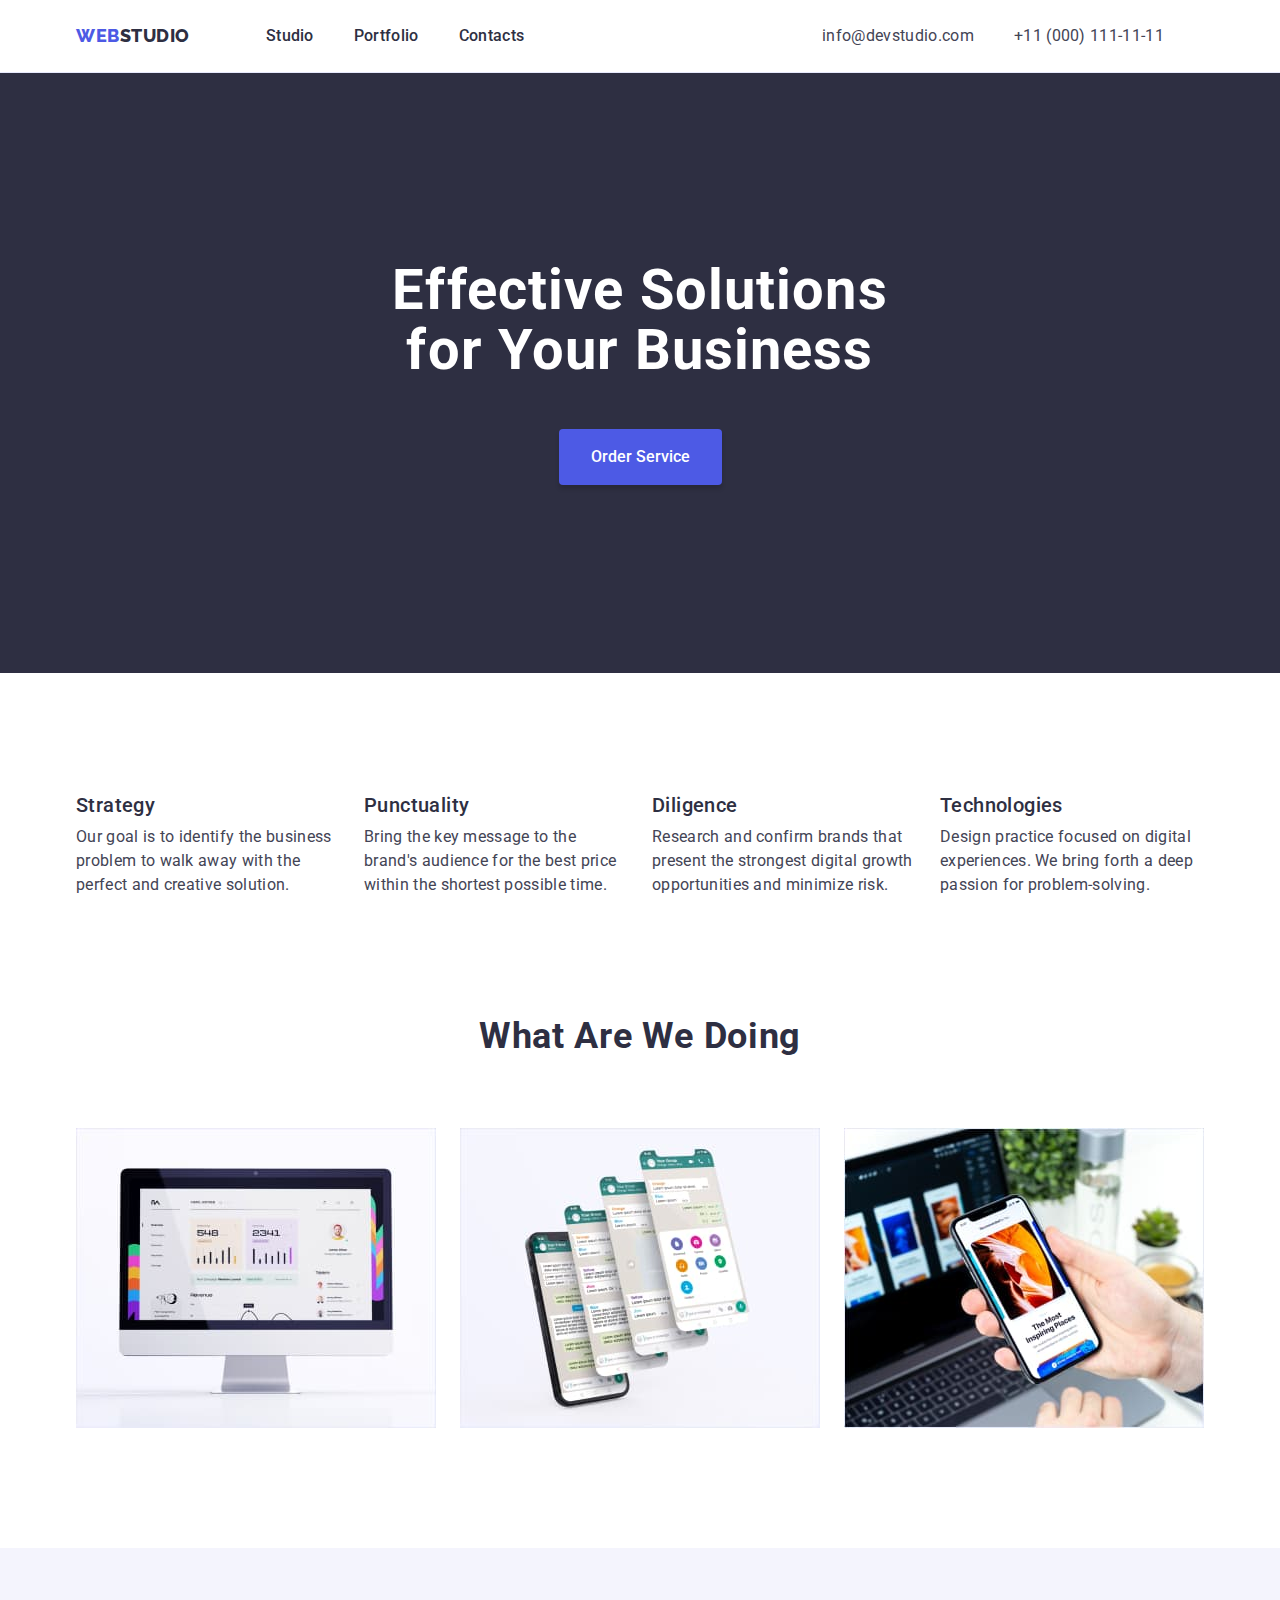
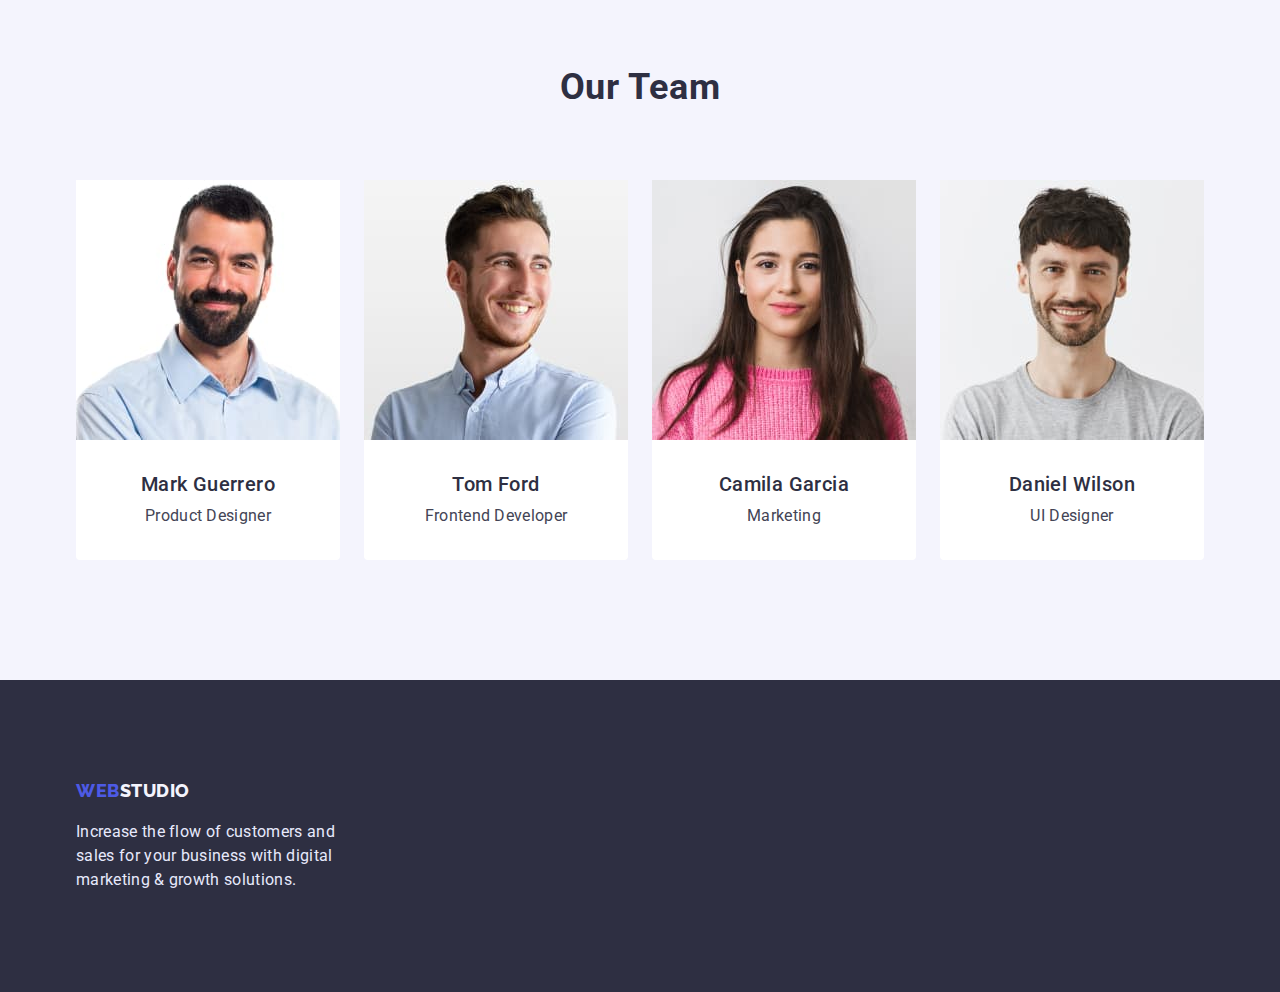
<file: index.html>
<!DOCTYPE html>
<html lang="en">
  <head>
    <meta charset="UTF-8">
    <meta http-equiv="X-UA-Compatible" content="IE=edge">
    <meta name="viewport" content="width=device-width, initial-scale=1.0">
    <title>WebStudio</title>
    <link rel="preconnect" href="https://fonts.googleapis.com">
    <link rel="preconnect" href="https://fonts.gstatic.com" crossorigin>
    <link
      href="https://fonts.googleapis.com/css2?family=Raleway:wght@800&family=Roboto:wght@400;500;700;900&display=swap"
      rel="stylesheet">
      <link rel="stylesheet" href="https://cdn.jsdelivr.net/npm/modern-normalize@1.1.0/modern-normalize.min.css">
    <link rel="stylesheet" href="./css/styles.css">
  </head>
  <body>


    <header class="page-header">
      <div class="container page-header-container">
      <nav class="page-nav">
        <a href="./index.html" class="logo"
          ><span class="accent">Web</span>Studio</a
        >
        <ul class="menu list">
          <li class="menu-item">
            <a class="menu-link link" href="">Studio</a>
          </li>
          <li class="menu-item">
            <a class="menu-link link" href="./portfolio.html">Portfolio</a>
          </li>
          <li class="menu-item">
            <a class="menu-link link" href="">Contacts</a>
          </li>
        </ul>
      </nav>
      <address class="nav">
        <ul class="list contact-header">
          <li class="contact">
            <a class="contact-email link" href="mailto:info@devstudio.com"
              >info@devstudio.com</a
            >
          </li>
          <li class="contact">
            <a class="contact-phone link" href="tel:+110001111111"
              >+11 (000) 111-11-11</a
            >
          </li>
        </ul>
      </address>
    </div>
    </header>
    <main>
      <!-- Hero -->
      <section class="hero section">
        <div class="container">
        <h1 class="hero-title">Effective Solutions for Your Business</h1>
        <button class="hero-btn" type="button">Order Service</button>
      </div>
      </section>
      <!-- Our qualities -->
      <section class="discription section">
        <div class="container discription-text-subtitle">
        <h2 class="hidden"></h2>
        <ul class="list discrip">
          <li class="discrip-text">
            <h3 class="subtitle-discrip">Strategy</h3>

            <p class="discription-text">
              Our goal is to identify the business problem to walk away with the
              perfect and creative solution.
            </p>
          </li>
          <li class="discrip-text">
            <h3 class="subtitle-discrip">Punctuality</h3>
            <p class="discription-text">
              Bring the key message to the brand's audience for the best price
              within the shortest possible time.
            </p>
          </li>
          <li class="discrip-text">
            <h3 class="subtitle-discrip">Diligence</h3>
            <p class="discription-text">
              Research and confirm brands that present the strongest digital
              growth opportunities and minimize risk.
            </p>
          </li>
          <li class="discrip-text">
            <h3 class="subtitle-discrip">Technologies</h3>
            <p class="discription-text">
              Design practice focused on digital experiences. We bring forth a
              deep passion for problem-solving.
            </p>
          </li>
        </ul>
      </div>
      </section>
      <!-- What are we doing -->
      <section class="team-work team-section">
        <div class="container">
        <h2 class="team-work-title">What are we doing</h2>
        <ul class="list picture">
          <li class="images-picture">
            <img
              src="./images/informations/computer.jpg"
              alt="computer"
              width="360"
              height="300">
          </li>
          <li class="images-picture">
            <img
              src="./images/informations/telefon.jpg"
              alt="telefon"
              width="360"
              height="300">
          </li>
          <li class="images-picture">
            <img
              src="./images/informations/technical.jpg"
              alt="technical"
              width="360"
              height="300">
          </li>
        </ul>
      </div>
      </section>
      <!-- Team -->
      <section class="team section">
        <div class="container">
        <h2 class="title-team">Our Team</h2>
        <ul class="list employees card">
          <li class="team-card">
            <img
              src="./images/team/mark-guerrero.jpg"
              alt="mark-guerrero"
              width="264"
              height="260">
              <div class="team-card-content-wrapper">
            <h3 class="team-mait">Mark Guerrero</h3>
            <p class="team-spec">Product Designer</p>
            </div>
          </li>
          <li class="team-card">
            <img
              src="./images/team/tom-ford.jpg"
              alt="tom-ford"
              width="264"
              height="260">
              <div class="team-card-content-wrapper">
            <h3 class="team-mait">Tom Ford</h3>
            <p class="team-spec">Frontend Developer</p>
          </div>
          </li>
          <li class="team-card">
            <img
              src="./images/team/camila-garcia.jpg"
              alt="camila-garcia"
              width="264"
              height="260">
              <div class="team-card-content-wrapper">
            <h3 class="team-mait">Camila Garcia</h3>
            <p class="team-spec">Marketing</p>
          </div>
          </li>
          <li class="team-card">
            <img
              src="./images/team/daniel-wilson.jpg"
              alt="daniel-wilson"
              width="264"
              height="260">
              <div class="team-card-content-wrapper">
            <h3 class="team-mait">Daniel Wilson</h3>
            <p class="team-spec">UI Designer</p>
          </div>
          </li>
        </ul>
      </div>
      </section>
    </main>
    <footer class="footer">
      <div class="container">
      <a href="./index.html" class="logo footer-logo"
        ><span class="accent">Web</span>Studio</a>
      <p class="footer-text">
        Increase the flow of customers and sales for your business with digital
        marketing & growth solutions.
      </p>
    </div>
    </footer>
  </body>
</html>
</file>
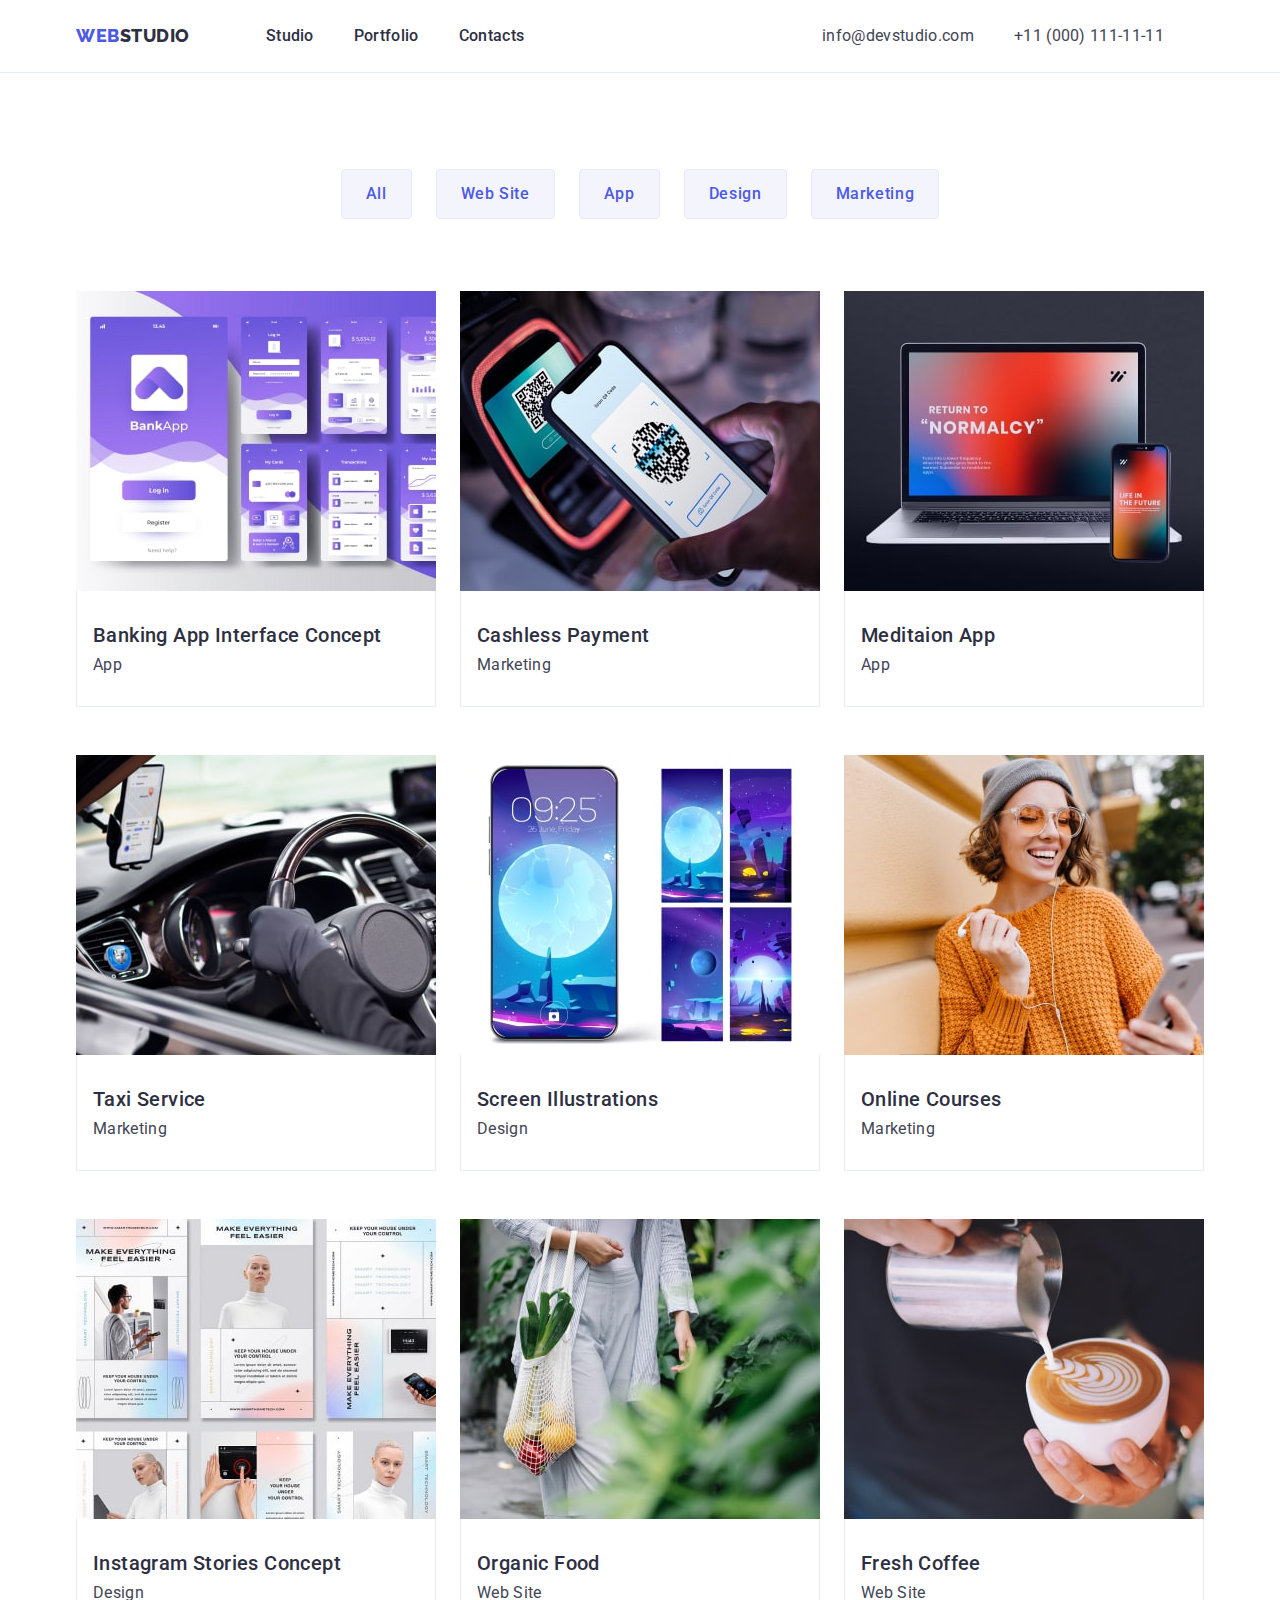
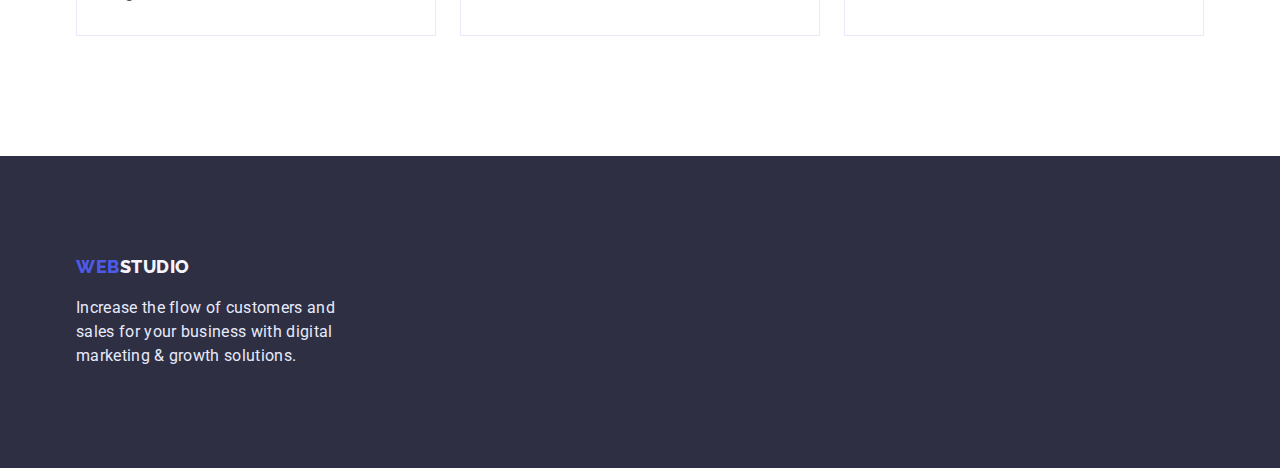
<file: portfolio.html>
<!DOCTYPE html>
<html lang="en">
<head>
    <meta charset="UTF-8">
    <meta http-equiv="X-UA-Compatible" content="IE=edge">
    <meta name="viewport" content="width=device-width, initial-scale=1.0">
    <title>WebStudio</title>
    <link rel="preconnect" href="https://fonts.googleapis.com">
<link rel="preconnect" href="https://fonts.gstatic.com" crossorigin>
<link href="https://fonts.googleapis.com/css2?family=Raleway:wght@800&family=Roboto:wght@400;500;700;900&display=swap" rel="stylesheet">
<link rel="stylesheet" href="https://cdn.jsdelivr.net/npm/modern-normalize@1.1.0/modern-normalize.min.css">
    <link rel="stylesheet" href="./css/styles.css">
</head>
<body>
    <!-- Header -->
    <header class="page-header">
        <div class="container page-header-container">
        <nav class="page-nav">
            <a href="./index.html" class="logo"><span class="accent">Web</span>Studio</a>
        <ul class="menu list">
            <li class="menu-item">
                <a class="menu-link link" href="./index.html">Studio</a>
            </li>
            <li class="menu-item">
                <a class="menu-link link" href="">Portfolio</a>
            </li>
            <li class="menu-item">
                <a class="menu-link link" href="">Contacts</a>
            </li>
        </ul>
        </nav>
        <address class="nav">
        <ul class="list contact-header">
            <li class="contact"><a class="contact-email link" href="mailto:info@devstudio.com">info@devstudio.com</a></li>
            <li class="contact"><a class="contact-phone link" href="tel:+110001111111">+11 (000) 111-11-11</a></li>
        </ul>
      </address>
    </div>
    </header>
    <main>
    <section class="portfolio">
        <div class="container">
        <h1 class="hidden">Portfolio</h1>
    <ul class="list btn">
    <li class="filter-btn"><button class="buttons" type="button">All</button></li>
    <li class="filter-btn"><button class="buttons" type="button">Web Site</button></li>
    <li class="filter-btn"><button class="buttons" type="button">App</button></li>
    <li class="filter-btn"><button class="buttons" type="button">Design</button></li>
    <li class="filter-btn"><button class="buttons" type="button">Marketing</button></li>
    </ul>
        <ul class="list images">
            <li class="picture-card"><img src="./images/services/banking-app.jpg" alt="app"
                 width="360"
                 height="300">
                 <div class="picture-card-content-wrapper">
                <h2 class="img-text">Banking App Interface Concept</h2>
            <p class="card-text">App</p></div></li>
            <li class="picture-card"><img src="./images/services/cashless-payment.jpg" alt="cashless-payment"
                 width="360"
                 height="300">
                 <div class="picture-card-content-wrapper">
                <h2 class="img-text">Cashless Payment</h2>
            <p class="card-text">Marketing</p></div></li>
            <li class="picture-card"><img src="./images/services/meditaion-app.jpg" alt="meditaion-app"
                 width="360"
                 height="300">
                 <div class="picture-card-content-wrapper">
                <h2 class="img-text">Meditaion App</h2>
            <p class="card-text">App</p></div></li>
            <li class="picture-card"><img src="./images/services/taxi-service.jpg" alt="taxi-service"
                 width="360"
                 height="300">
                 <div class="picture-card-content-wrapper">
                <h2 class="img-text">Taxi Service</h2>
            <p class="card-text">Marketing</p></div></li>
            <li class="picture-card"><img src="./images/services/screen.jpg" alt="screen"
                 width="360"
                 height="300">
                 <div class="picture-card-content-wrapper">
                <h2 class="img-text">Screen Illustrations</h2>
            <p class="card-text">Design</p></div></li>
            <li class="picture-card"><img src="./images/services/online-courses.jpg" alt="online-courses"
                 width="360"
                 height="300">
                 <div class="picture-card-content-wrapper">
                <h2 class="img-text">Online Courses</h2>
            <p class="card-text">Marketing</p></div></li>
            <li class="picture-card"><img src="./images/services/instagram.jpg" alt="instagram"
                 width="360"
                 height="300">
                 <div class="picture-card-content-wrapper">
                <h2 class="img-text">Instagram Stories Concept</h2>
            <p class="card-text">Design</p></div></li>
            <li class="picture-card"><img src="./images/services/organic-food.jpg" alt="organic-food"
                 width="360"
                 height="300">
                 <div class="picture-card-content-wrapper">
                <h2 class="img-text">Organic Food</h2>
            <p class="card-text">Web Site</p></div></li>
            <li class="picture-card"><img src="./images/services/fresh-coffee.jpg" alt="fresh-coffee"
                 width="360"
                 height="300">
                 <div class="picture-card-content-wrapper">
                <h2 class="img-text">Fresh Coffee</h2>
            <p class="card-text">Web Site</p></div></li>
        </ul>
    </div>
    </section>
  </main>
  <footer class="footer">
    <div class="container">
    <a href="./index.html" class="logo footer-logo"><span class="accent">Web</span>Studio</a>
    <p class="footer-text">Increase the flow of customers and sales for your business with digital marketing & growth solutions.</p>
</div>
</footer>
</body>
</html>
</file>
<file: css/styles.css>
:root {
--primary-font: "Roboto", sans-serif;
--secondary-font: "Raleway", sans-serif;
--accent-color: #404bbf;
--color-iris: #4d5ae5;
--color-white: #ffffff;
--color-cloud: #f4f4fd;
--color-navy-blue: #2e2f42;
--color-slate: #434455;
--color-cornflower: #E7E9FC;
}

h1,
h2,
h3,
h4,
p {
  margin-top: 0;
  margin-bottom: 0;
}

ul,
ol {
  margin-top: 0;
  margin-bottom: 0;
  padding-left: 0;
}

img {
  display: block;
}

button {
  cursor: pointer;
}

.list {
  list-style: none;
}

.link {
  text-decoration: none;
}

body {
  font-family: var(--primary-font);
  font-size: 16px;
  line-height: 1.5;
  color: var(--color-cloud);
  background-color: var(--color-white);
}

.section {
  padding-top: 120px;
  padding-bottom: 120px;
}

.container {
  width: 1158px;
  margin-left: auto;
  margin-right: auto;
  padding-left: 15px;
  padding-right: 15px;
}

/* ===============HEADER============== */
.page-header {
  padding-top: 24px;
  padding-bottom: 24px;
  background: #FFFFFF;
  border-bottom: 1px solid #E7E9FC;
}

.page-header-container {
  display: flex;
  align-items: center;
  justify-content: space-between;
}

.page-nav {
  display: flex;
  align-items: center;
}

.contact-header {
  display: flex;
  align-items: center;
}

.logo {
  margin-right: 76px;
}

.menu {
  display: flex;
  align-items: center;
}

.menu-item:not(:last-child) {
  margin-right: 40px;
}

.logo {
  text-decoration: none;
  font-family: var(--secondary-font);
  font-weight: 800;
  font-size: 18px;
  line-height: 1.3;
  letter-spacing: 0.03em;
  text-transform: uppercase;
  color: var(--color-navy-blue);
}
.accent {
  color: var(--color-iris);
}

.menu-link {
  font-weight: 500;
  font-size: 16px;
  line-height: 1.5;
  letter-spacing: 0.02em;
  color: var(--color-navy-blue);
}

.menu-link:hover,
.menu-link:focus {
  color: var(--accent-color);
}

.contact {
  margin-right: 40px;
}

.contact-email,
.contact-phone {
  font-size: 16px;
  line-height: 1.5;
  letter-spacing: 0.02em;
  color: var(--color-slate);
}

.contact-email:hover,
.contact-email:focus {
  color: var(--accent-color);
}

.contact-phone:hover,
.contact-phone:focus {
  color: var(--accent-color);
}

/* ============ /HEADER============ */

/* ============ HERO============ */

.hero-title {
  width: 496px;
    font-size: 56px;
    line-height: 1.07;
    text-align: center;
    letter-spacing: 0.02em;
    color: var(--color-white);
    margin-bottom: 48px;
    margin-left: auto;
    margin-right: auto;
  }

 .hero {
  background-color: var(--color-navy-blue);
  text-align: center;
  padding-top: 188px;
  padding-bottom: 188px;
} 

.hero-btn {
    padding-top: 16px;
    padding-bottom: 16px;
    padding-left: 32px;
    padding-right: 32px;
    font-weight: 500;
    font-size: 16px;
    line-height: 24px;
    background: var(--color-iris);
    box-shadow: 0px 4px 4px rgba(0, 0, 0, 0.15);
    border-radius: 4px;
    color: var(--color-white);
    border: none;
}

.hero-btn:hover,
.hero-btn:focus {
    background: var(--accent-color);
}
/* ============ /HERO============ */

/* ===============DISCRIPTION================ */

.hidden {
    position: absolute;
    white-space: nowrap;
    width: 1px;
    height: 1px;
    overflow: hidden;
    border: 0;
    padding: 0;
    clip: rect(0 0 0 0);
    clip-path: inset(50%);
    margin: -1px;
}

.discrip {
  display: flex;
  flex-wrap: wrap;
  gap: 24px;
}

.discrip-text {
  width: 264px;
}

.subtitle-discrip {
    font-weight: 500;
    font-size: 20px;
    line-height: 1.2;
    letter-spacing: 0.02em;
    color: var(--color-navy-blue); 
    margin-bottom: 8px;
}

.discription-text {
    font-weight: 400;
font-size: 16px;
line-height: 1.5;
letter-spacing: 0.02em;
color: var(--color-slate);
}

/* ===============/DISCRIPTION================ */

/* ================WHAT ARE WE DOING=================== */
.team-section {
  padding-bottom: 120px;
}

.team-work-title {
    font-weight: 700;
    font-size: 36px;
    line-height: 1.1;
    text-align: center;
    letter-spacing: 0.02em;
    text-transform: capitalize;
    color: var(--color-navy-blue);
    margin-bottom: 72px;
}

.picture {
  display: flex;
  flex-wrap: wrap;
  gap: 24px;
}

.images-picture {
  width: 360px;
}

/* ==========/WHAT ARE WE DOING============= */

/* =======TEAM========== */

.team {
    background-color: var(--color-cloud);
}

.title-team {
    font-weight: 700;
font-size: 36px;
line-height: 1.1;
text-align: center;
letter-spacing: 0.02em;
text-transform: capitalize;
color: var(--color-navy-blue);
margin-bottom: 72px;
}

.employees {
  display: flex;
  flex-wrap: wrap;
  gap: 24px;
}

.team-card {
    flex-basis: calc((100% - 72px) / 4);
    background: var(--color-white);
    border-radius: 0px 0px 4px 4px;;
}

.team-card-content-wrapper {
  text-align: center;
  padding-top: 32px;
  padding-bottom: 32px;
  padding-left: 16px;
  padding-right: 16px;
}

.team-mait {
font-weight: 500;
font-size: 20px;
line-height: 1.2;
letter-spacing: 0.02em;
color: var(--color-navy-blue);
margin-bottom: 8px;
}

.team-spec {
font-weight: 400;
font-size: 16px;
line-height: 1.5;
letter-spacing: 0.02em;
color: var(--color-slate);

}


/* ===========/TEAM============= */

/* ==========FOOTER============== */

.footer {
  padding-top: 100px;
  padding-bottom: 100px;
  background: var(--color-navy-blue);
}

.footer-logo {
    font-weight: 800;
font-size: 18px;
line-height: 1.17;
letter-spacing: 0.03em;
text-transform: uppercase;
color: var(--color-cloud);
margin-right: 0;
}

.footer-text {
  width: 264px;
  font-weight: 400;
font-size: 16px;
line-height: 1.5;
letter-spacing: 0.02em;
color: var(--color-cornflower);
margin-top: 16px;
}

/* =============/FOOTER===================== */


/* =============COMPONENTS================= */
.portfolio {
  padding-top: 96px;
  padding-bottom: 120px;
}

.btn {
  display: flex;
  justify-content: center;
  margin-bottom: 72px;
}

.filter-btn:not(:last-child) {
  margin-right: 24px;
}

.buttons {
  padding-top: 12px;
  padding-bottom: 12px;
  padding-left: 24px;
  padding-right: 24px;
    background: var(--color-cloud);
    border: 1px solid var(--color-cornflower);
    border-radius: 4px;
    font-weight: 500;
    font-size: 16px;
    line-height: 1.5;
    letter-spacing: 0.04em;
  
    color: var(--color-iris);
  }
  
  .buttons:hover,
  .buttons:focus {
    background: var(--accent-color);
    color: var(--color-white);
    box-shadow: 0px 3px 1px rgba(0, 0, 0, 0.1), 0px 2px 1px rgba(0, 0, 0, 0.08),
      0px 2px 2px rgba(0, 0, 0, 0.12);
      border-color: transparent;
  }
  
  .nav {
    font-style: normal;
  }
  
  .gallery {
    font-weight: 700;
    font-size: 36px;
    line-height: 1.1;
    text-align: center;
    letter-spacing: 0.02em;
    text-transform: capitalize;
    color: var(--color-navy-blue);
  }
  
  /* ================/COMPONENTS==================== */

/* =============PORTFOLIO============== */
.images {
  display: flex;
  flex-wrap: wrap;
  gap: 24px;
  row-gap: 48px;
}

.picture-card {
  width: 360px;
}

.picture-card-content-wrapper {
    padding-top: 32px;
    padding-bottom: 32px;
    padding-left: 16px;
    padding-right: 16px;
    border: 1px solid #E7E9FC;
    border-top: none;
}

.img-text {
font-weight: 500;
font-size: 20px;
line-height: 1.2;
letter-spacing: 0.02em;
color: var(--color-navy-blue);
margin-bottom: 8px;
}

.card-text {
font-weight: 400;
font-size: 16px;
line-height: 1.2;
letter-spacing: 0.02em;
color: var(--color-slate);
}

/* ===============/PORTFOLIO=============== */
</file>
